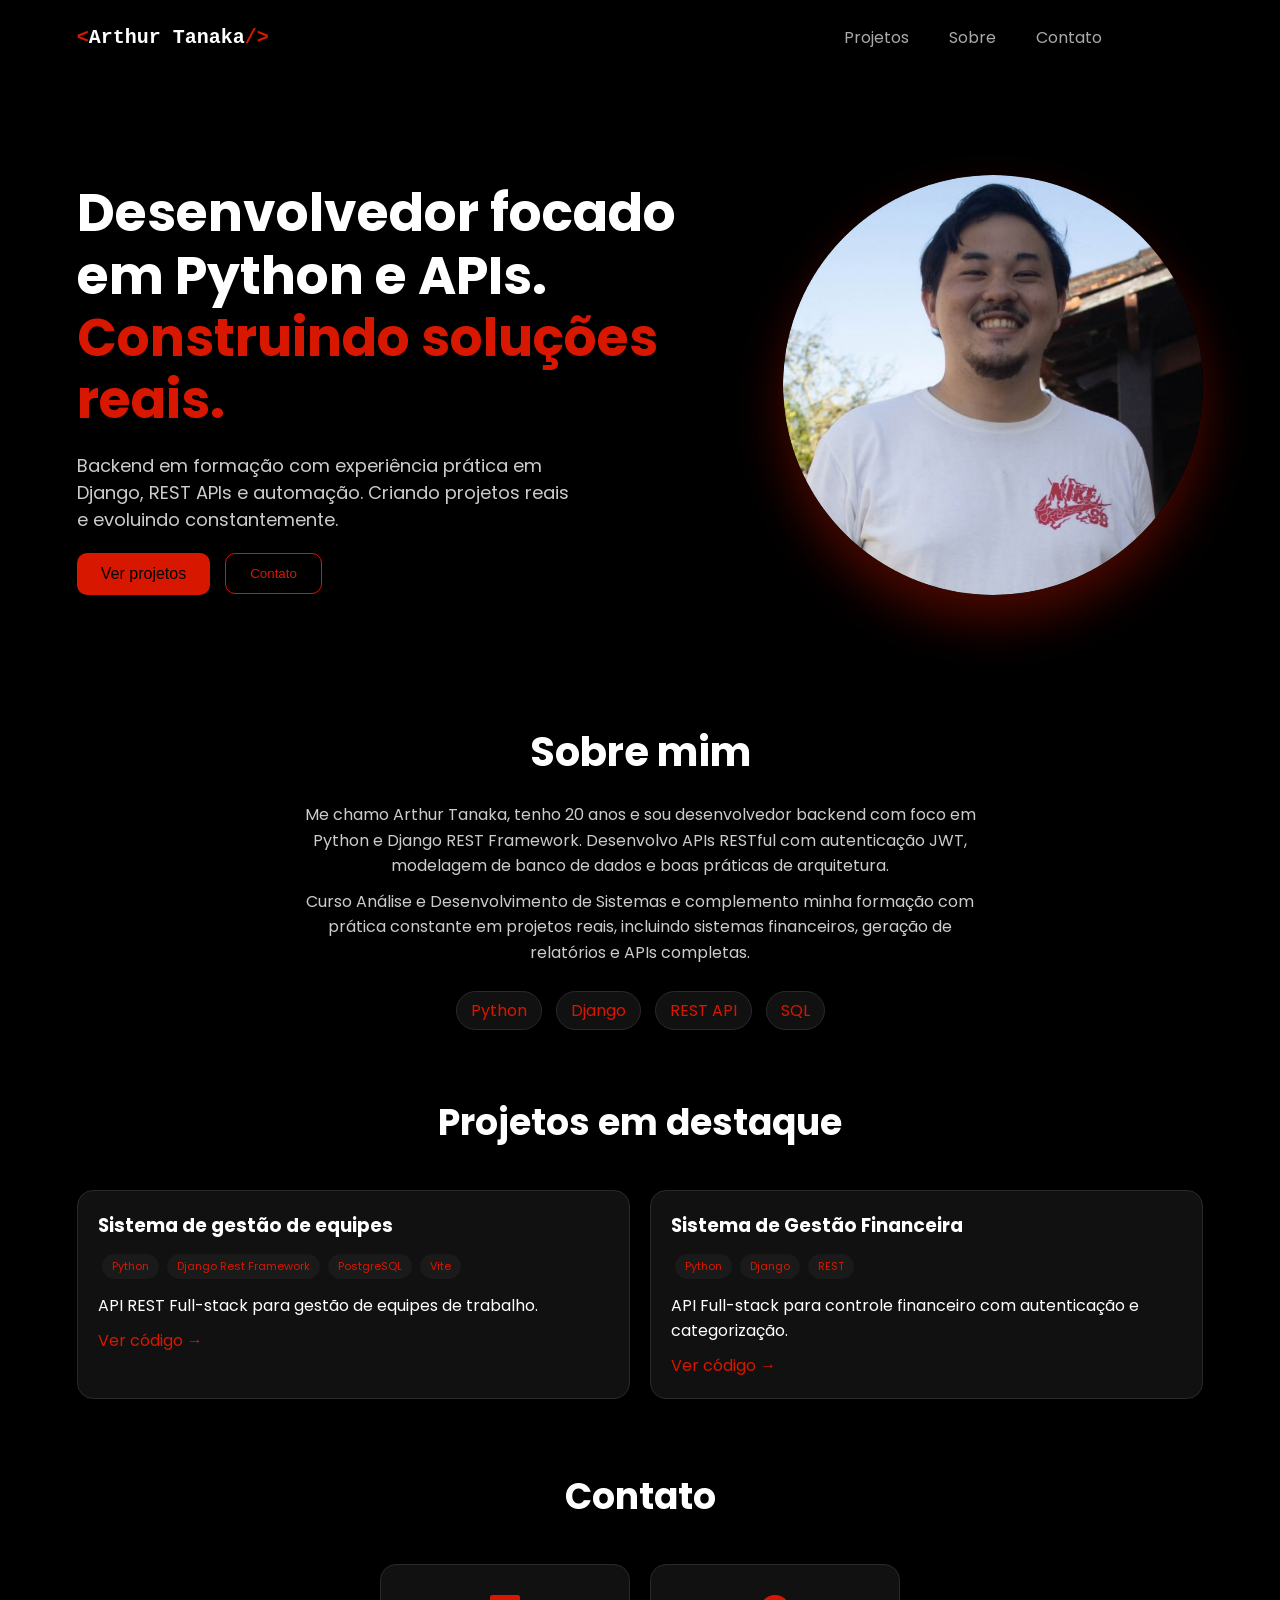
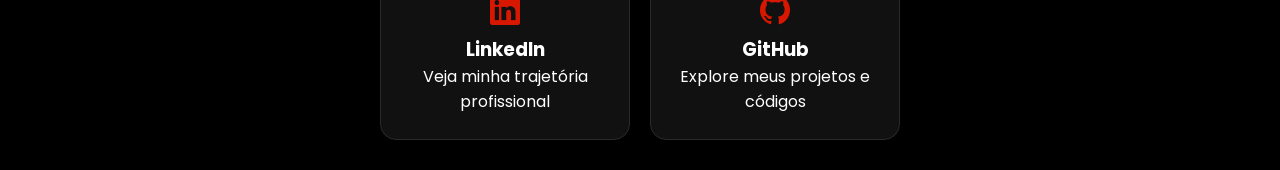
<file: index.html>
<!DOCTYPE html>
<html lang="pt-br">
<head>
    <meta charset="UTF-8">
    <meta name="viewport" content="width=device-width, initial-scale=1.0">

    <!-- Fonte -->
    <link href="https://fonts.googleapis.com/css2?family=Poppins:wght@300;400;500;600&display=swap" rel="stylesheet">
    <!-- Ícones -->
    <link rel="stylesheet" href="https://cdn.jsdelivr.net/npm/bootstrap-icons@1.11.3/font/bootstrap-icons.min.css">
    <!-- Logo aba -->
     <link rel="icon" type="image/png" href="./imagens/ARTHUR.png">
    <title>Arthur Tanaka</title>

    <link rel="stylesheet" href="style.css">
</head>

<body>

<header>
    <div class="header-container">

        <a class="brand" href="#inicio" aria-label="Arthur Tanaka, início">
            <span class="brand-bracket" aria-hidden="true">&lt;</span><span class="brand-name">Arthur Tanaka</span><span class="brand-bracket" aria-hidden="true">/&gt;</span>
        </a>

        <!-- MENU -->
        <nav class="menu-desktop">
            <ul>
                <li><a href="#projetos">Projetos</a></li>
                <li><a href="#sobre">Sobre</a></li>
                <li><a href="#redes">Contato</a></li>
            </ul>
        </nav>

    </div>
</header>

<main>

<!-- HERO -->
<section class="hero" id="inicio">
    <div class="hero-container">

        <div class="hero-text">
            <h1>
                Desenvolvedor focado em Python e APIs.<br>
                <span>Construindo soluções reais.</span>
            </h1>

            <p>
                Backend em formação com experiência prática em Django, REST APIs e automação.
                Criando projetos reais e evoluindo constantemente.
            </p>

            <div class="hero-buttons">
                <a href="#projetos">
                    <button class="primary">Ver projetos</button>
                </a>

                <a href="#redes">
                    <button class="secondary">Contato</button>
                </a>
            </div>
        </div>

        <div class="hero-image">
            <img src="imagens/Arthur-foto.png" alt="Arthur">
        </div>

    </div>
</section>

<!-- SOBRE -->
<section id="sobre" class="sobre">
    <h2>Sobre mim</h2>

    <p>
        Me chamo Arthur Tanaka, tenho 20 anos e sou desenvolvedor backend com foco em Python e Django REST Framework.
        Desenvolvo APIs RESTful com autenticação JWT, modelagem de banco de dados e boas práticas de arquitetura.
    </p>

    <p>
        Curso Análise e Desenvolvimento de Sistemas e complemento minha formação com prática constante em projetos reais,
        incluindo sistemas financeiros, geração de relatórios e APIs completas.
    </p>

    <div class="skills">
        <span>Python</span>
        <span>Django</span>
        <span>REST API</span>
        <span>SQL</span>
    </div>
</section>

<!-- PROJETOS -->
<section id="projetos" class="projetos">
    <h2>Projetos em destaque</h2>
    <div class="container" id="projetos-container"></div>
</section>

<!-- REDES -->
<section id="redes" class="redes">
    <h2>Contato</h2>

    <div class="redes-container">

        <a href="https://www.linkedin.com/in/arthur-tanaka-921830323/" class="rede-card" target="_blank">
            <i class="bi bi-linkedin"></i>
            <h3>LinkedIn</h3>
            <p>Veja minha trajetória profissional</p>
        </a>

        <a href="https://github.com/Arthur-tanaka" class="rede-card" target="_blank">
            <i class="bi bi-github"></i>
            <h3>GitHub</h3>
            <p>Explore meus projetos e códigos</p>
        </a>

    </div>
</section>

</main>

<script>
/* PROJETOS */
const projetos = [
    { 
        nome: "Sistema de gestão de equipes", 
        descricao: "API REST Full-stack para gestão de equipes de trabalho.",
        stack: ["Python", "Django Rest Framework", "PostgreSQL", "Vite"],
        link: "https://github.com/Arthur-tanaka/API-BACK-END-GESTAO_TIMES",
        destaque: false
    },
    { 
        nome: "Sistema de Gestão Financeira", 
        descricao: "API Full-stack para controle financeiro com autenticação e categorização.",
        stack: ["Python", "Django", "REST"],
        link: "https://github.com/Arthur-tanaka/API_DE_GESTAO_FINANCEIRA"
    },
];

const container = document.getElementById("projetos-container");

projetos.forEach(p => {
    const card = document.createElement("div");
    card.classList.add("card");

    if (p.destaque) card.classList.add("destaque");

    const tags = p.stack.map(t => `<span class="tag">${t}</span>`).join("");

    card.innerHTML = `
        <h3>${p.nome}</h3>
        <div class="tags">${tags}</div>
        <p>${p.descricao}</p>
        <a href="${p.link}" target="_blank">Ver código →</a>
    `;

    container.appendChild(card);
});
</script>

</body>
</html>
</file>
<file: style.css>
/* RESET */
* {
    margin: 0;
    padding: 0;
    box-sizing: border-box;
}

html {
    scroll-behavior: smooth;
}

body {
    background: #000;
    color: #fff;
    font-family: 'Poppins', sans-serif;
}

/* HEADER */
.header-container {
    display: flex;
    justify-content: space-between;
    align-items: center;
    padding: 25px 6%;
}

.brand {
    display: inline-flex;
    align-items: center;
    color: #fff;
    font-family: monospace;
    font-size: 20px;
    font-weight: 600;
    text-decoration: none;
    white-space: nowrap;
}

.brand-bracket {
    color: #d81700;
}

.brand-name {
    display: inline-block;
    overflow: hidden;
    width: 0;
    animation: type-name 1.6s steps(13, end) 0.3s forwards;
}

@keyframes type-name {
    to { width: 13ch; }
}

.menu-desktop ul {
    display: flex;
    gap: 40px;
    list-style: none;
}

@media (min-width: 769px) {
    .menu-desktop {
        margin-right: 9%;
    }
}

.menu-desktop a {
    color: #aaa;
    text-decoration: none;
    transition: 0.3s;
}

.menu-desktop a:hover {
    color: #fff;
}

/* BOTÕES */
.primary {
    background: #d81700;
    border: none;
    padding: 12px 24px;
    border-radius: 10px;
    color: #000;
    cursor: pointer;
    font-size: 16px;
    transition: 0.3s;
}

.secondary {
    background: transparent;
    border: 1px solid #d81700;
    padding: 12px 24px;
    border-radius: 10px;
    color: #d81700;
    cursor: pointer;
    transition: 0.3s;
}

.primary:hover {
    transform: scale(1.05);
}

.secondary:hover {
    background: #d81700;
    color: #000;
}

/* HERO */
.hero {
    padding: 100px 6%;
}

.hero-container {
    display: flex;
    align-items: center;
    justify-content: space-between;
    gap: 50px;
}

.hero-text h1 {
    font-size: 52px;
    line-height: 1.2;
}

.hero-text span {
    color: #d81700;
}

.hero-text p {
    margin: 20px 0;
    font-size: 18px;
    color: #ccc;
    max-width: 500px;
}

.hero-buttons {
    display: flex;
    gap: 15px;
}

/* ANIMAÇÃO FOTO */
@keyframes float {
    0% { transform: translateY(0); }
    50% { transform: translateY(-15px); }
    100% { transform: translateY(0); }
}

/* FOTO */
.hero-image img {
    width: 420px;
    aspect-ratio: 1/1;
    object-fit: cover;
    border-radius: 50%;
    animation: float 4s ease-in-out infinite;
    box-shadow: 0 25px 50px rgba(216, 23, 0, 0.35);
}

/* PROJETOS */
.projetos {
    padding: 40px 6%;
    text-align: center;
}

.projetos h2 {
    font-size: 36px;
    margin-bottom: 40px;
}

.container {
    display: grid;
    grid-template-columns: repeat(auto-fit, minmax(280px, 1fr));
    gap: 20px;
}

/* CARD */
.card {
    background: #111;
    border: 1px solid #2a2a2a;
    border-radius: 16px;
    padding: 20px;
    text-align: left;
    transition: 0.3s;
}

.card:hover {
    transform: translateY(-8px);
    border-color: #d81700;
    box-shadow: 0 10px 30px rgba(216, 23, 0, 0.25);
}

.card.destaque {
    border: 1px solid #d81700;
}

/* TAGS */
.tags {
    margin: 10px 0;
}

.tag {
    display: inline-block;
    background: #1a1a1a;
    color: #d81700;
    padding: 4px 10px;
    border-radius: 999px;
    font-size: 11px;
    margin: 4px;
}

/* LINK */
.card a {
    display: inline-block;
    margin-top: 10px;
    color: #d81700;
    text-decoration: none;
}

/* SOBRE */
.sobre {
    padding: 20px 6%;
    text-align: center;
}

.sobre h2 {
    font-size: 40px;
    margin-bottom: 20px;
}

.sobre p {
    max-width: 700px;
    margin: 10px auto;
    color: #ccc;
    line-height: 1.6;
}

/* SKILLS */
.skills {
    margin-top: 20px;
}

.skills span {
    display: inline-block;
    background: #111;
    border: 1px solid #2a2a2a;
    padding: 6px 14px;
    margin: 5px;
    border-radius: 999px;
    color: #d81700;
}

/* REDES */
.redes {
    padding: 30px 6%;
    text-align: center;
}

.redes h2 {
    font-size: 36px;
    margin-bottom: 40px;
}

.redes-container {
    display: flex;
    justify-content: center;
    gap: 20px;
    flex-wrap: wrap;
}

.rede-card {
    background: #111;
    border: 1px solid #2a2a2a;
    padding: 25px;
    border-radius: 16px;
    width: 250px;
    text-decoration: none;
    color: #fff;
    transition: 0.3s;
}

.rede-card:hover {
    transform: translateY(-8px);
    border-color: #d81700;
    box-shadow: 0 10px 25px rgba(216, 23, 0, 0.25);
}

.rede-card i {
    font-size: 30px;
    margin-bottom: 10px;
    color: #d81700;
}

/* RESPONSIVO */
@media (max-width: 768px) {

    .menu-desktop {
        display: none;
    }

    .header-container {
        justify-content: center;
    }

    .hero-container {
        flex-direction: column;
        text-align: center;
    }

    .hero-image img {
        width: 260px;
    }

    .hero-text h1 {
        font-size: 32px;
    }

    .hero-buttons {
        justify-content: center;
    }

}

@media (prefers-reduced-motion: reduce) {
    .brand-name {
        width: 13ch;
        animation: none;
    }
}
</file>
